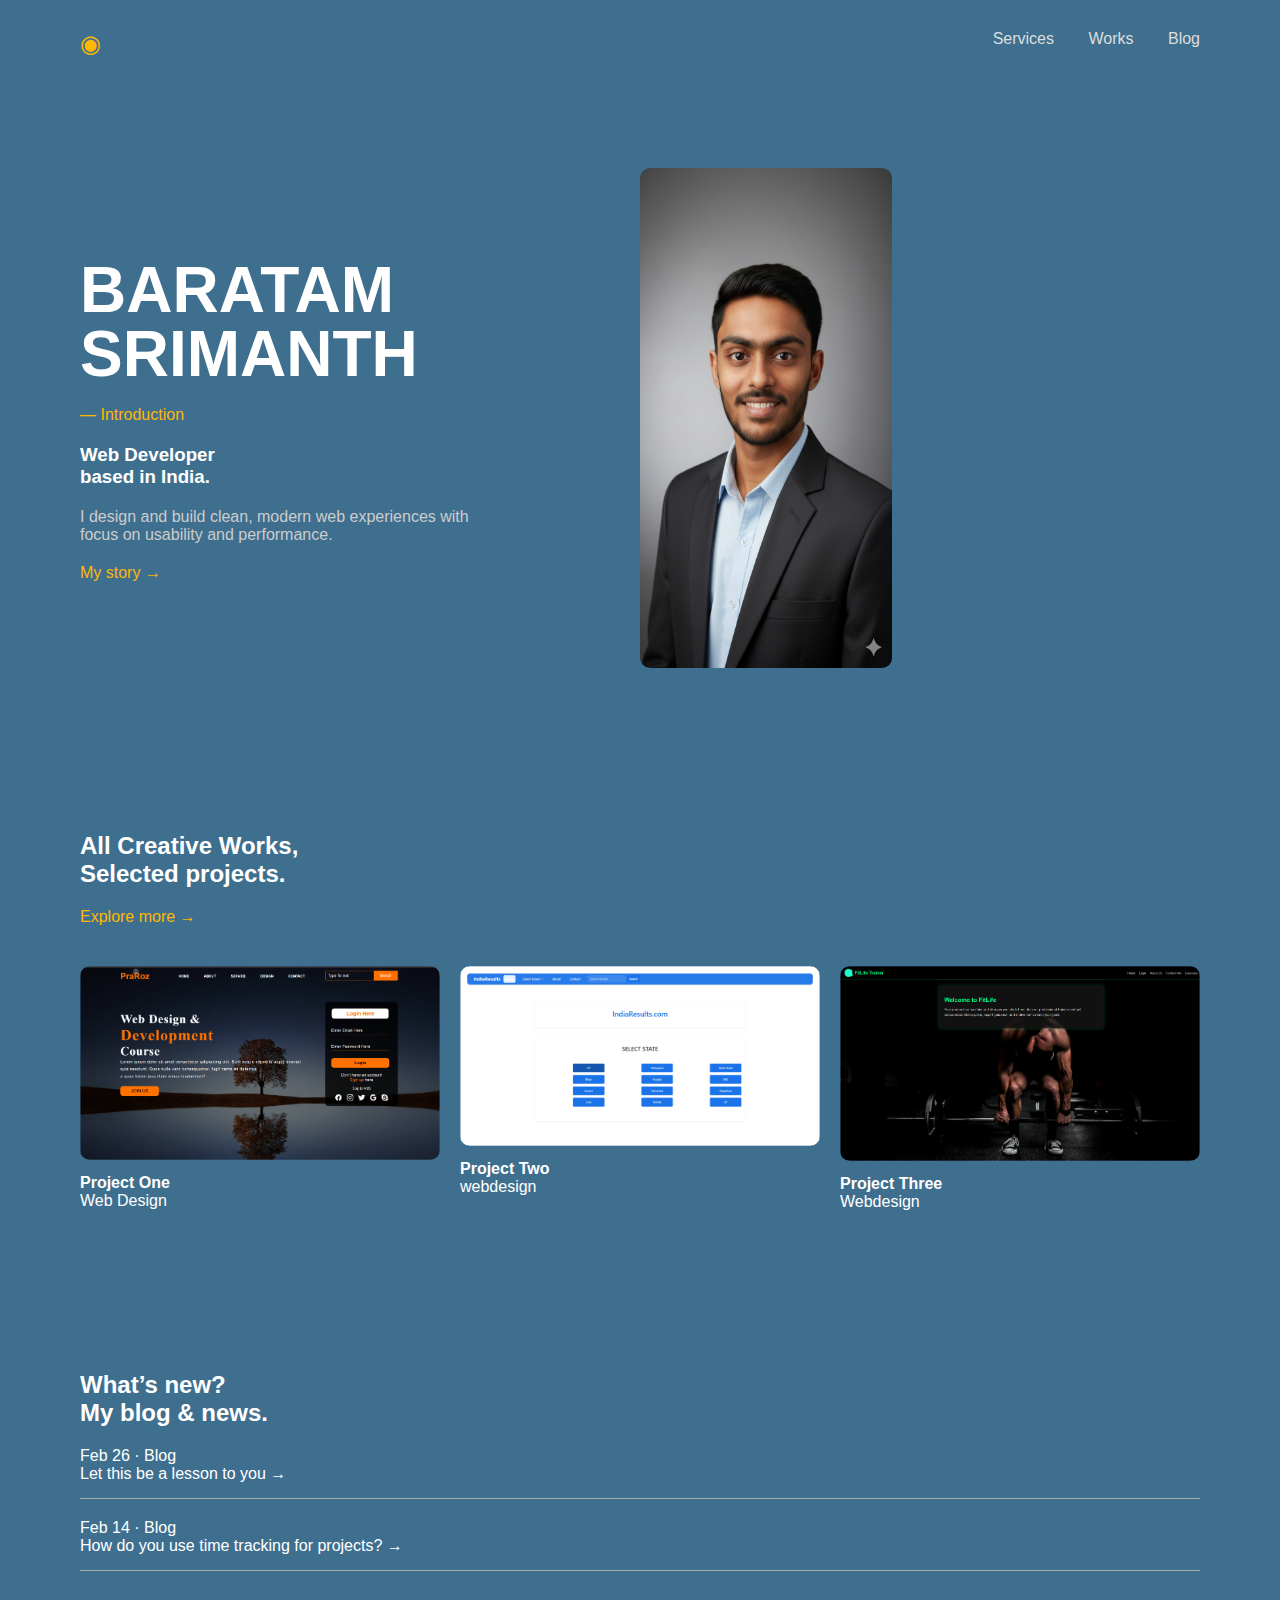
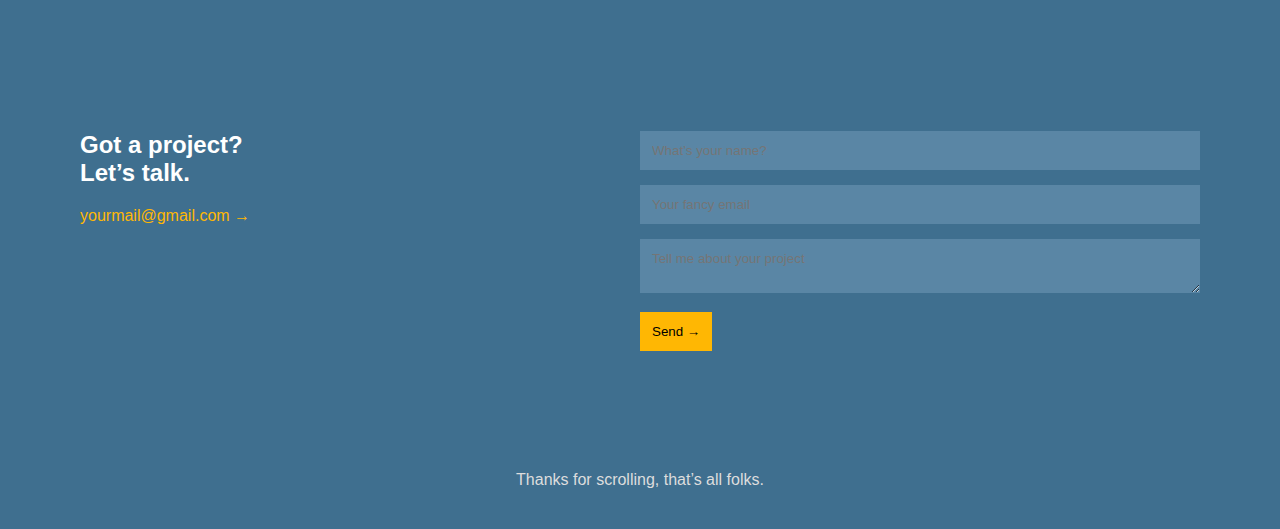
<file: TASK2/index.html>
<!DOCTYPE html>
<html lang="en">
<head>
  <meta charset="UTF-8" />
  <meta name="viewport" content="width=device-width, initial-scale=1.0"/>
  <title>BARATAM SRIMANTH – Portfolio</title>
  <link rel="stylesheet" href="style.css">
</head>
<body>

<!-- NAVBAR -->
<header class="navbar">
  <div class="logo">◉</div>
  <nav>
    <a href="#services">Services</a>
    <a href="#work">Works</a>
    <a href="#blog">Blog</a>
  </nav>
</header>

<!-- HERO -->
<section class="hero">
  <div class="hero-text">
    <h1>BARATAM<br>SRIMANTH</h1>
    <p class="intro">— Introduction</p>
    <h3>Web Developer<br>based in India.</h3>
    <p class="desc">
      I design and build clean, modern web experiences with focus on usability and performance.
    </p>
    <a href="#" class="link">My story →</a>
  </div>

  <div class="hero-img">
    <img src="Gemini_Generated_Image_oqc343oqc343oqc3.png" alt="Profile">
  </div>
</section>



<!-- WORK -->
<section class="work" id="work">
  <div class="work-text">
    <h2>All Creative Works,<br>Selected projects.</h2>
    <a href="#" class="link">Explore more →</a>
  </div>

  <div class="projects">
    <div class="project">
      <img src="Screenshot 2026-02-12 152550.png">
      <h4>Project One</h4>
      <span>Web Design</span>
    </div>
    <div class="project">
      <img src="Screenshot 2026-02-12 154435.png">
      <h4>Project Two</h4>
      <span>webdesign</span>
    </div>
    <div class="project">
      <img src="Screenshot 2026-02-12 155048.png">
      <h4>Project Three</h4>
      <span>Webdesign</span>
    </div>
  </div>
</section>

<!-- BLOG -->
<section class="blog" id="blog">
  <h2>What’s new?<br>My blog & news.</h2>

  <div class="blog-item">
    <span>Feb 26 · Blog</span>
    <p>Let this be a lesson to you →</p>
  </div>

  <div class="blog-item">
    <span>Feb 14 · Blog</span>
    <p>How do you use time tracking for projects? →</p>
  </div>
</section>

<!-- CONTACT -->
<section class="contact">
  <div class="contact-text">
    <h2>Got a project?<br>Let’s talk.</h2>
    <a href="mailto:yourmail@gmail.com" class="link">yourmail@gmail.com →</a>
  </div>

  <form class="contact-form">
    <input type="text" placeholder="What’s your name?">
    <input type="email" placeholder="Your fancy email">
    <textarea placeholder="Tell me about your project"></textarea>
    <button>Send →</button>
  </form>
</section>

<!-- FOOTER -->
<footer>
  <p>Thanks for scrolling, that’s all folks.</p>
</footer>

</body>
</html>
</file>
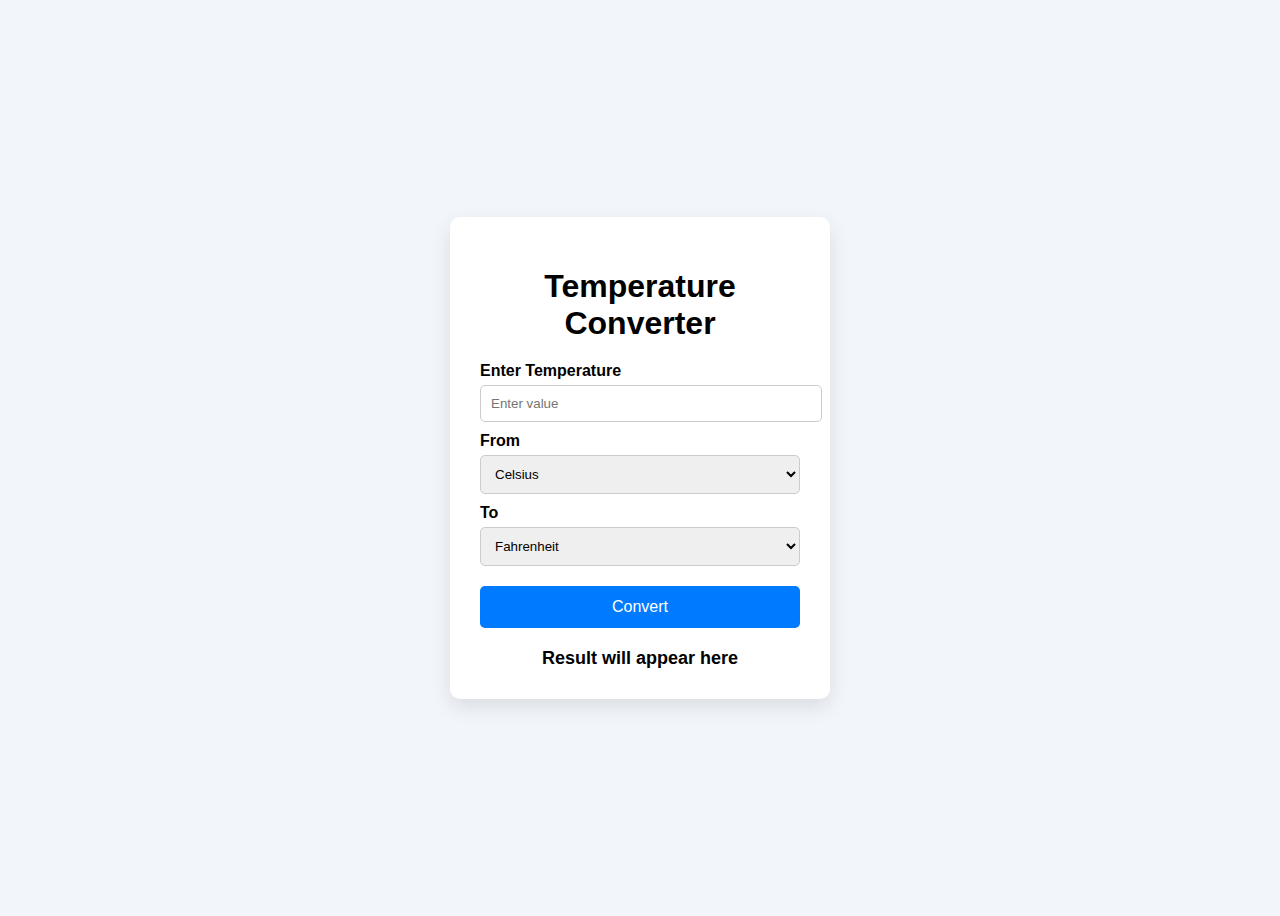
<file: TASK3/index.html>
<!DOCTYPE html>
<html lang="en">
<head>
  <meta charset="UTF-8" />
  <meta name="viewport" content="width=device-width, initial-scale=1.0" />
  <title>Temperature Converter</title>
  <link rel="stylesheet" href="style.css" />
</head>
<body>
    
  <div class="container">
    <h1>Temperature Converter</h1>

    <label>Enter Temperature</label>
    <input type="text" id="tempInput" placeholder="Enter value" />

    <label>From</label>
    <select id="fromUnit">
      <option value="celsius">Celsius</option>
      <option value="fahrenheit">Fahrenheit</option>
      <option value="kelvin">Kelvin</option>
    </select>

    <label>To</label>
    <select id="toUnit">
      <option value="fahrenheit">Fahrenheit</option>
      <option value="celsius">Celsius</option>
      <option value="kelvin">Kelvin</option>
    </select>

    <button onclick="convertTemp()">Convert</button>

    <div class="result" id="result">Result will appear here</div>
  </div>

  <script src="script.js"></script>
</body>
</html>
</file>
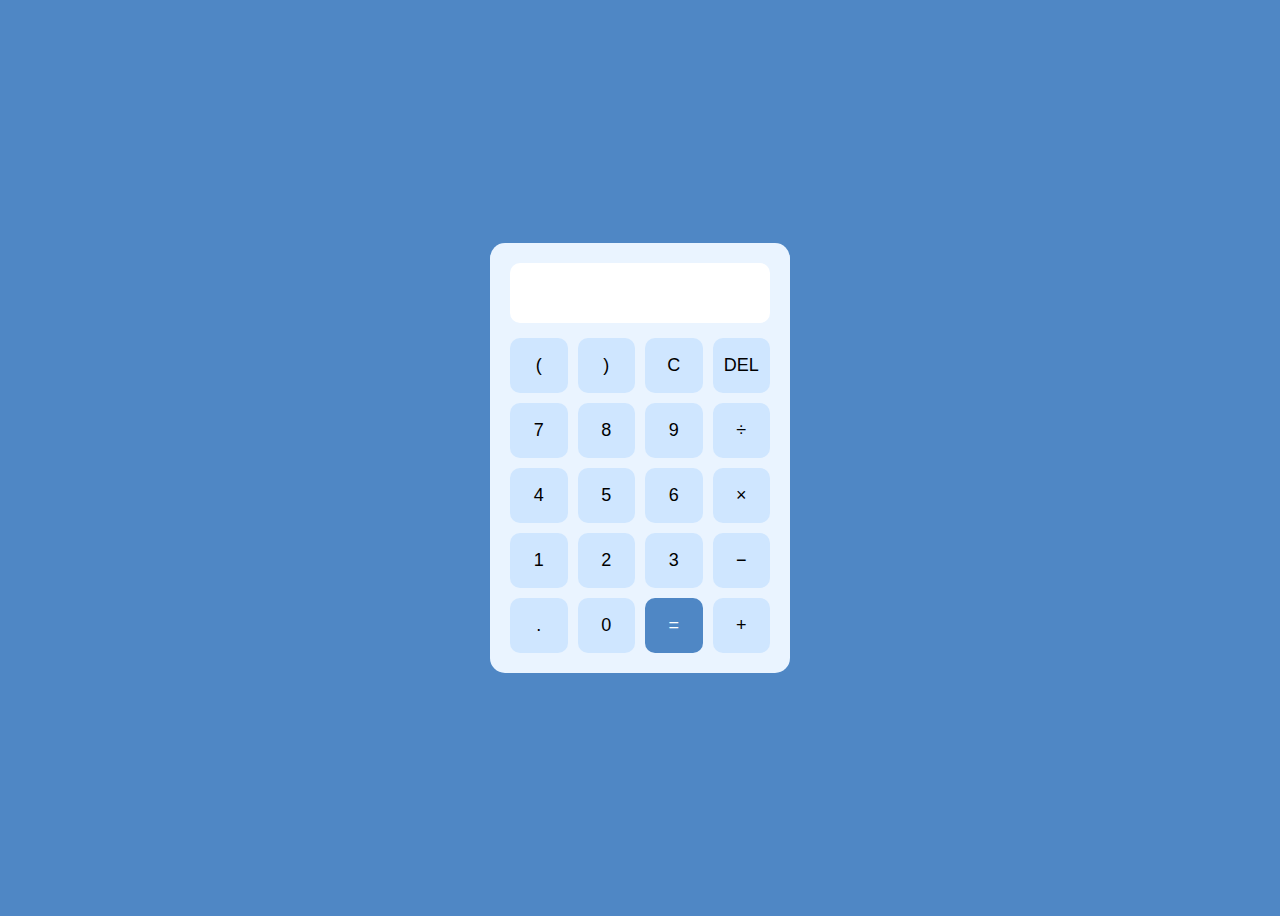
<file: TASK4/index.html>
<!DOCTYPE html>
<html lang="en">
<head>
  <meta charset="UTF-8">
  <meta name="viewport" content="width=device-width, initial-scale=1.0">
  <title>Calculator</title>
  <link rel="stylesheet" href="style.css">
</head>
<body>

  <div class="calculator">
    <div class="display">
      <input type="text" id="display" readonly>
    </div>

    <div class="buttons">
      <button onclick="append('(')">(</button>
      <button onclick="append(')')">)</button>
      <button onclick="clearDisplay()">C</button>
      <button onclick="deleteLast()">DEL</button>

      <button onclick="append('7')">7</button>
      <button onclick="append('8')">8</button>
      <button onclick="append('9')">9</button>
      <button onclick="append('/')">÷</button>

      <button onclick="append('4')">4</button>
      <button onclick="append('5')">5</button>
      <button onclick="append('6')">6</button>
      <button onclick="append('*')">×</button>

      <button onclick="append('1')">1</button>
      <button onclick="append('2')">2</button>
      <button onclick="append('3')">3</button>
      <button onclick="append('-')">−</button>

      <button onclick="append('.')">.</button>
      <button onclick="append('0')">0</button>
      <button onclick="calculate()" class="equal">=</button>
      <button onclick="append('+')">+</button>
    </div>
  </div>

  <script src="script.js"></script>
</body>
</html>
</file>
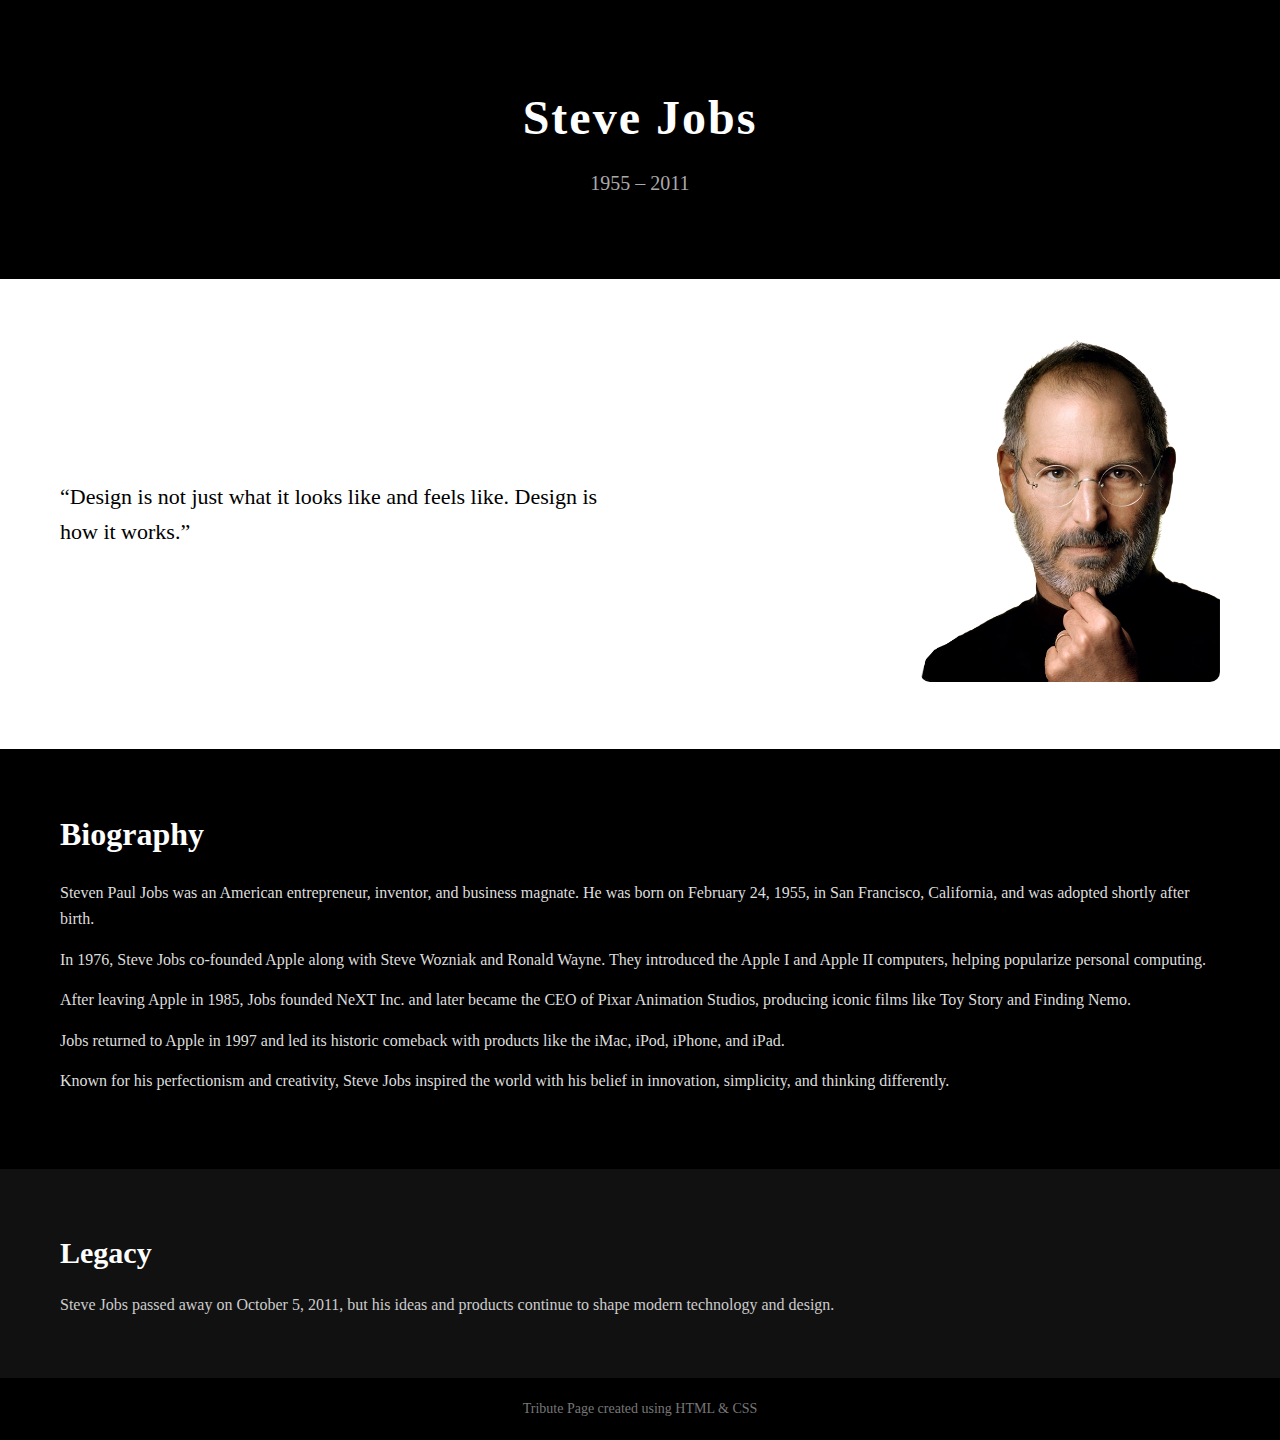
<file: TASK5/index.HTML>
<!DOCTYPE html>
<html lang="en">
<head>
  <meta charset="UTF-8">
  <title>Tribute to Steve Jobs</title>
  <link rel="stylesheet" href="style.css">
</head>
<body>

  <!-- Hero Section -->
  <section class="hero">
    <h1>Steve Jobs</h1>
    <p>1955 – 2011</p>
  </section>

  <!-- Quote Section -->
  <section class="quote">
    <div class="quote-text">
      <p>
        “Design is not just what it looks like and feels like.
        Design is how it works.”
      </p>
    </div>
    <div class="quote-image">
      <img src="Jobs_hero20110329.webp" alt="Steve Jobs">
    </div>
  </section>

  <!-- Biography Section -->
  <section class="biography">
    <h2>Biography</h2>

    <p>
      Steven Paul Jobs was an American entrepreneur, inventor, and business
      magnate. He was born on February 24, 1955, in San Francisco, California,
      and was adopted shortly after birth.
    </p>

    <p>
      In 1976, Steve Jobs co-founded Apple along with Steve Wozniak and Ronald
      Wayne. They introduced the Apple I and Apple II computers, helping
      popularize personal computing.
    </p>

    <p>
      After leaving Apple in 1985, Jobs founded NeXT Inc. and later became the
      CEO of Pixar Animation Studios, producing iconic films like Toy Story
      and Finding Nemo.
    </p>

    <p>
      Jobs returned to Apple in 1997 and led its historic comeback with products
      like the iMac, iPod, iPhone, and iPad.
    </p>

    <p>
      Known for his perfectionism and creativity, Steve Jobs inspired the world
      with his belief in innovation, simplicity, and thinking differently.
    </p>
  </section>

  <!-- Legacy Section -->
  <section class="legacy">
    <h2>Legacy</h2>
    <p>
      Steve Jobs passed away on October 5, 2011, but his ideas and products
      continue to shape modern technology and design.
    </p>
  </section>

  <!-- Footer -->
  <footer>
    <p>Tribute Page created using HTML & CSS</p>
  </footer>

</body>
</html>
</file>
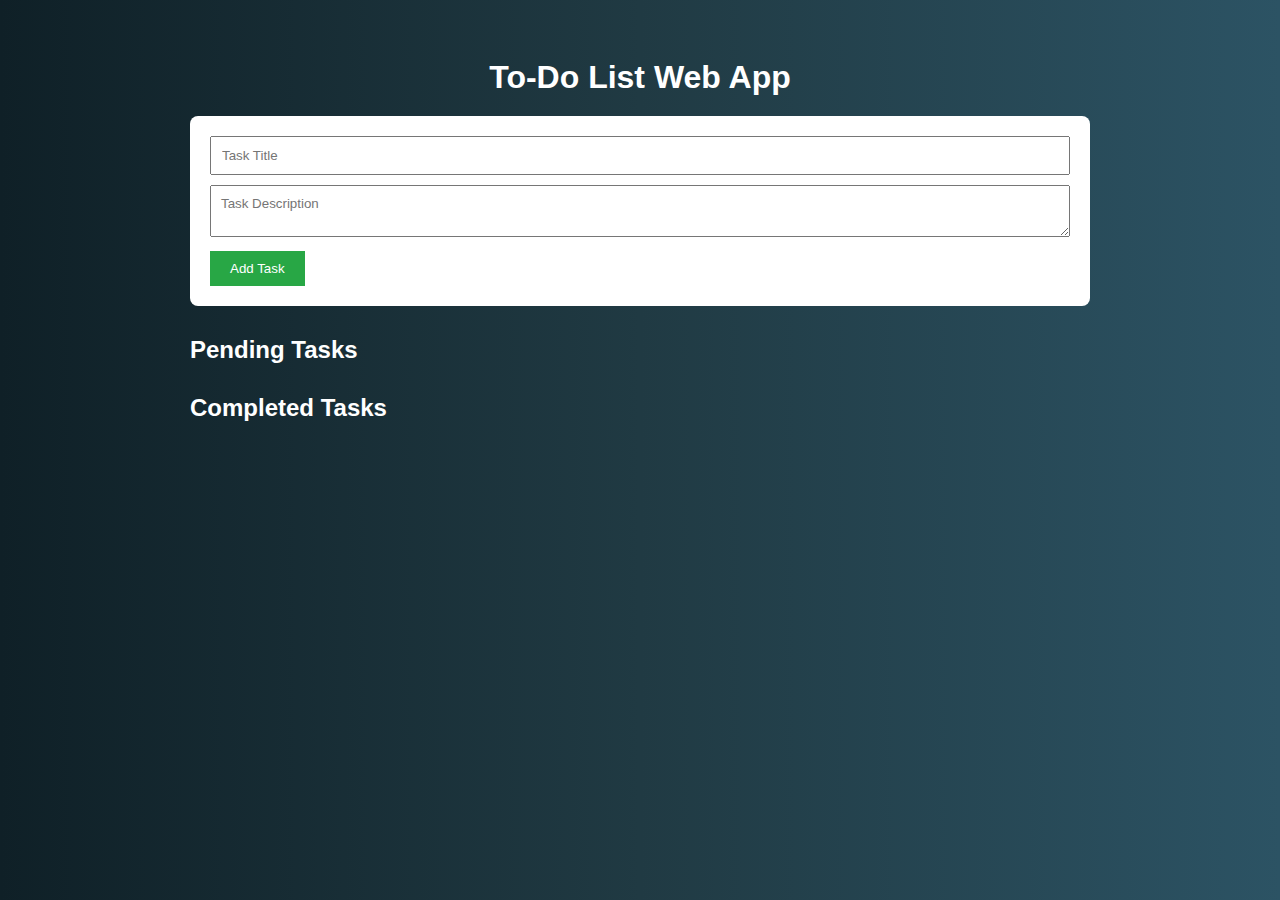
<file: TASK6/index.html>
<!DOCTYPE html>
<html lang="en">
<head>
  <meta charset="UTF-8">
  <title>To-Do List Web App</title>
  <link rel="stylesheet" href="style.css">
</head>
<body>

  <h1>To-Do List Web App</h1>

  <div class="container">
    <!-- Add Task Section -->
    <div class="add-task">
      <input type="text" id="taskTitle" placeholder="Task Title" required>
      <textarea id="taskDesc" placeholder="Task Description" required></textarea>
      <button onclick="addTask()">Add Task</button>
    </div>

    <!-- Pending Tasks -->
    <div class="task-section">
      <h2>Pending Tasks</h2>
      <ul id="pendingTasks"></ul>
    </div>

    <!-- Completed Tasks -->
    <div class="task-section">
      <h2>Completed Tasks</h2>
      <ul id="completedTasks"></ul>
    </div>
  </div>

  <script src="script.js"></script>
</body>
</html>
</file>
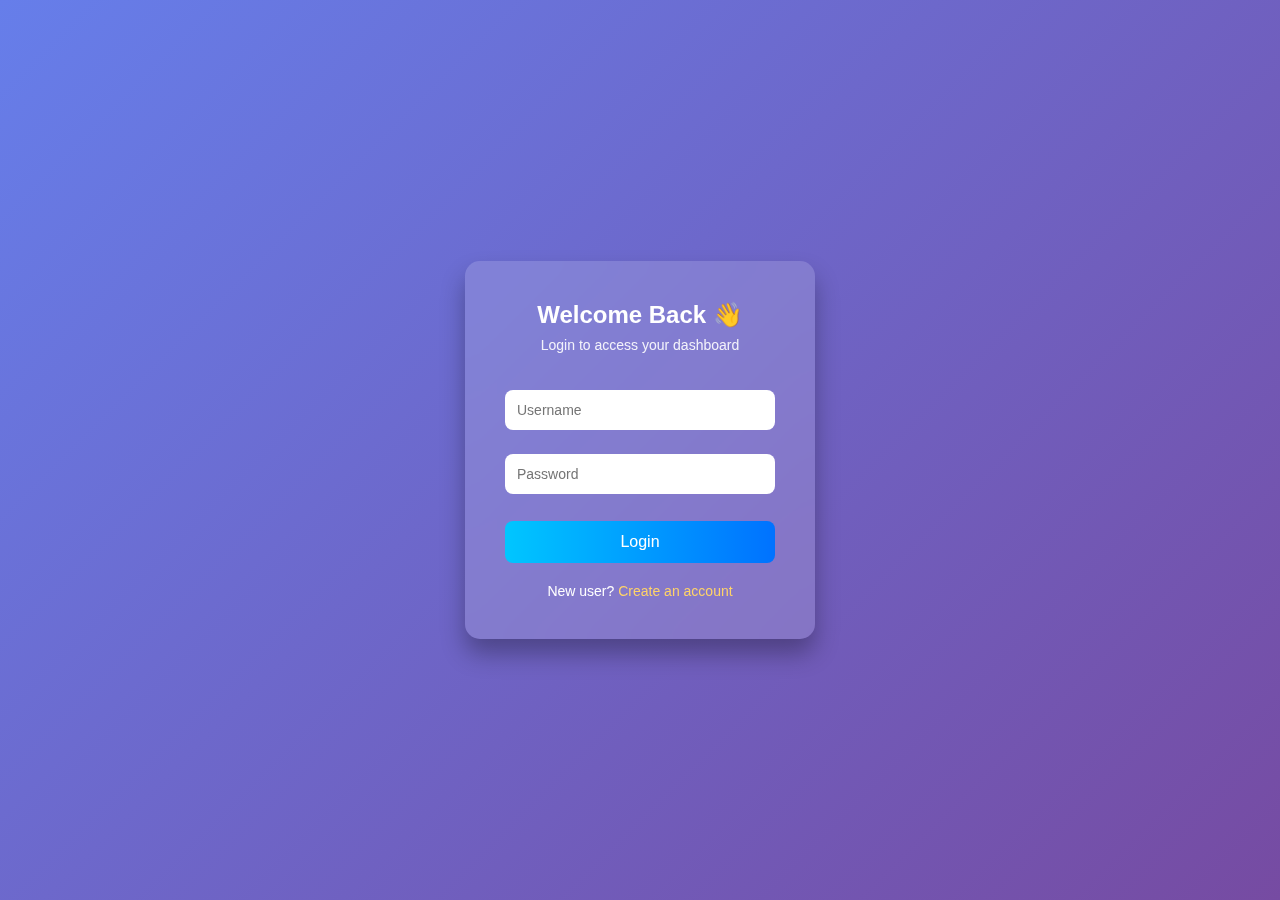
<file: task7/index.html>
<!DOCTYPE html>
<html lang="en">
<head>
  <meta charset="UTF-8">
  <title>Login</title>
  <link rel="stylesheet" href="style.css">
</head>
<body>

  <div class="login-container">
    <h2>Welcome Back 👋</h2>
    <p class="subtitle">Login to access your dashboard</p>

    <input type="text" id="loginUser" placeholder="Username">
    <input type="password" id="loginPass" placeholder="Password">

    <button onclick="login()">Login</button>

    <p class="register-link">
      New user? <a href="register.html">Create an account</a>
    </p>
  </div>

  <script src="script.js"></script>
</body>
</html>
</file>
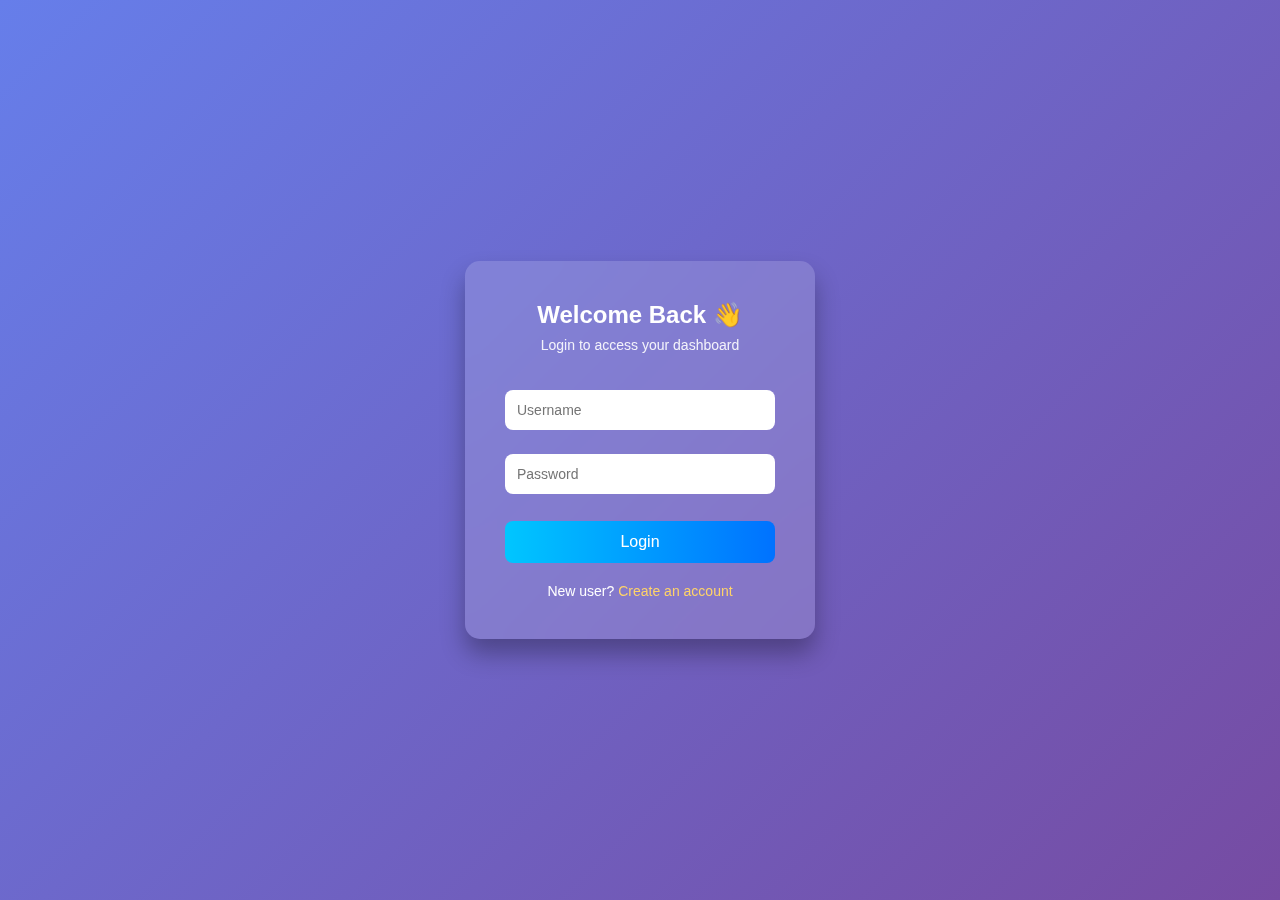
<file: task7/dashboard.html>
<!DOCTYPE html>
<html lang="en">
<head>
  <meta charset="UTF-8">
  <title>Dashboard</title>
  <link rel="stylesheet" href="style.css">
</head>
<body onload="checkAuth()">

  <div class="dashboard-container">
    <h1 id="welcomeUser">Welcome 🎉</h1>

    <p class="subtitle">You have successfully logged in</p>

    <div class="secure-box">
      🔐 This is a secured page. Only authenticated users can access it.
    </div>

    <button class="logout-btn" onclick="logout()">Logout</button>
  </div>

  <script src="script.js"></script>
</body>
</html>
</file>
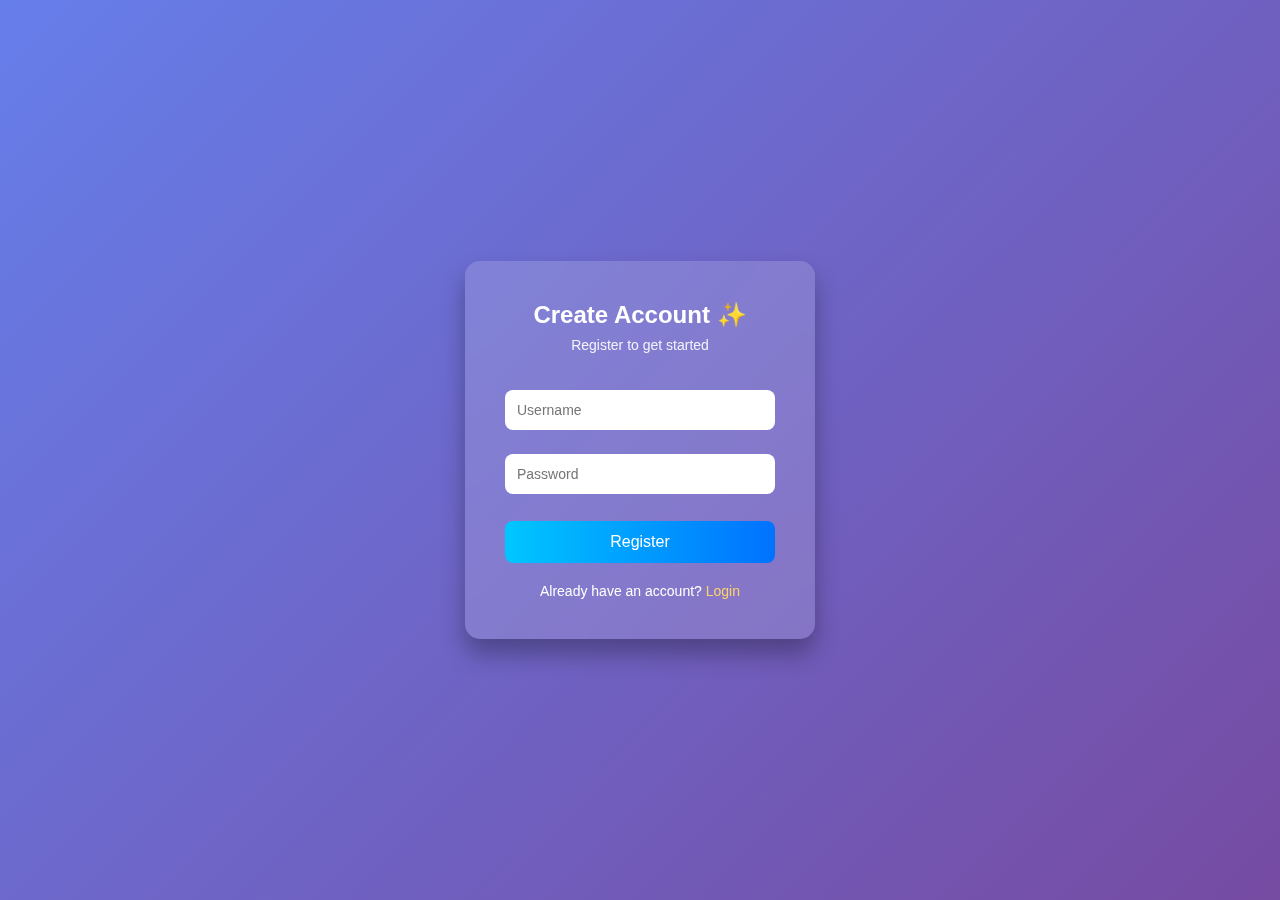
<file: task7/register.html>
<!DOCTYPE html>
<html lang="en">
<head>
  <meta charset="UTF-8">
  <title>Register</title>
  <link rel="stylesheet" href="style.css">
</head>
<body>

  <div class="login-container">
    <h2>Create Account ✨</h2>
    <p class="subtitle">Register to get started</p>

    <input type="text" id="regUser" placeholder="Username">
    <input type="password" id="regPass" placeholder="Password">

    <button onclick="register()">Register</button>

    <p class="register-link">
      Already have an account? <a href="index.html">Login</a>
    </p>
  </div>

  <script src="script.js"></script>
</body>
</html>
</file>
<file: TASK2/style.css>
* {
  margin: 0;
  padding: 0;
  box-sizing: border-box;
  font-family: 'Segoe UI', sans-serif;
}

body {
  background: #3f6f8f;
  color: #fff;
}

/* NAVBAR */
.navbar {
  display: flex;
  justify-content: space-between;
  padding: 30px 80px;
}

.navbar a {
  color: #ddd;
  margin-left: 30px;
  text-decoration: none;
}

.logo {
  font-size: 24px;
  color: #ffb703;
}

/* HERO */
.hero {
  display: grid;
  grid-template-columns: 1fr 1fr;
  padding: 80px;
  align-items: center;
}

.hero-text h1 {
  font-size: 64px;
  line-height: 1;
}

.intro {
  margin: 20px 0;
  color: #ffb703;
}

.hero-text h3 {
  margin-bottom: 20px;
}

.desc {
  max-width: 400px;
  color: #ccc;
}

.link {
  display: inline-block;
  margin-top: 20px;
  color: #ffb703;
  text-decoration: none;
}

.hero-img img {
  height: 500px;
  width: 45%;
  border-radius: 10px;
}

/* SERVICES */
.services {
  display: grid;
  grid-template-columns: repeat(3, 1fr);
  padding: 80px;
  gap: 20px;
}

.service-card {
  background: #5a86a5;
  padding: 40px;
  border-radius: 10px;
}

.highlight {
  background: #ffb703;
  color: #000;
}

/* WORK */
.work {
  padding: 80px;
}

.projects {
  display: grid;
  grid-template-columns: repeat(3, 1fr);
  gap: 20px;
  margin-top: 40px;
}

.project img {
  width: 100%;
  border-radius: 10px;
}

.project h4 {
  margin-top: 10px;
}

/* BLOG */
.blog {
  padding: 80px;
}

.blog-item {
  margin-top: 20px;
  padding-bottom: 15px;
  border-bottom: 1px solid #aaa;
}

/* CONTACT */
.contact {
  display: grid;
  grid-template-columns: 1fr 1fr;
  padding: 80px;
}

.contact-form input,
.contact-form textarea {
  width: 100%;
  margin-bottom: 15px;
  padding: 12px;
  background: #5a86a5;
  border: none;
  color: #fff;
}

.contact-form button {
  padding: 12px;
  background: #ffb703;
  border: none;
  cursor: pointer;
}

/* FOOTER */
footer {
  text-align: center;
  padding: 40px;
  color: #ddd;
}
</file>
<file: TASK3/style.css>
body {
  font-family: Arial, sans-serif;
  background: #f2f5f9;
  display: flex;
  justify-content: center;
  align-items: center;
  height: 100vh;
}

.container {
  background: #ffffff;
  padding: 30px;
  border-radius: 10px;
  width: 320px;
  box-shadow: 0 8px 20px rgba(0,0,0,0.1);
}

h1 {
  text-align: center;
  margin-bottom: 20px;
}

label {
  margin-top: 10px;
  display: block;
  font-weight: bold;
}

input, select {
  width: 100%;
  padding: 10px;
  margin-top: 5px;
  border-radius: 5px;
  border: 1px solid #ccc;
}

button {
  width: 100%;
  padding: 12px;
  margin-top: 20px;
  background: #007bff;
  color: white;
  border: none;
  border-radius: 5px;
  font-size: 16px;
  cursor: pointer;
}

button:hover {
  background: #0056b3;
}

.result {
  margin-top: 20px;
  text-align: center;
  font-size: 18px;
  font-weight: bold;
}
</file>
<file: TASK4/style.css>
* {
  box-sizing: border-box;
  font-family: Arial, sans-serif;
}

body {
  background: #4f87c5;
  display: flex;
  justify-content: center;
  align-items: center;
  height: 100vh;
}

.calculator {
  background: #eaf4ff;
  padding: 20px;
  border-radius: 15px;
  width: 300px;
}

.display input {
  width: 100%;
  height: 60px;
  font-size: 24px;
  text-align: right;
  padding: 10px;
  border-radius: 10px;
  border: none;
  margin-bottom: 15px;
}

.buttons {
  display: grid;
  grid-template-columns: repeat(4, 1fr);
  gap: 10px;
}

button {
  height: 55px;
  font-size: 18px;
  border: none;
  border-radius: 10px;
  cursor: pointer;
  background: #cfe6ff;
}

button:hover {
  background: #b3d8ff;
}

.equal {
  background: #4f87c5;
  color: white;
}

.equal:hover {
  background: #3b6ea5;
}
</file>
<file: TASK5/style.css>
* {
  margin: 0;
  padding: 0;
  box-sizing: border-box;
  font-family: "Georgia", serif;
}

body {
  background-color: #000;
  color: #fff;
  line-height: 1.6;
}

/* Hero Section */
.hero {
  text-align: center;
  padding: 80px 20px;
}

.hero h1 {
  font-size: 48px;
  letter-spacing: 2px;
}

.hero p {
  font-size: 20px;
  margin-top: 10px;
  color: #aaa;
}

/* Quote Section */
.quote {
  background: #fff;
  color: #000;
  display: flex;
  align-items: center;
  justify-content: space-between;
  padding: 60px;
  flex-wrap: wrap;
}

.quote-text {
  max-width: 50%;
  font-size: 22px;
}

.quote-image img {
  max-width: 300px;
  border-radius: 10px;
}

/* Biography */
.biography {
  padding: 60px;
}

.biography h2 {
  font-size: 32px;
  margin-bottom: 20px;
}

.biography p {
  margin-bottom: 15px;
  color: #ddd;
}

/* Legacy */
.legacy {
  padding: 60px;
  background: #111;
}

.legacy h2 {
  font-size: 30px;
  margin-bottom: 15px;
}

.legacy p {
  color: #ccc;
}

/* Footer */
footer {
  text-align: center;
  padding: 20px;
  background: #000;
  font-size: 14px;
  color: #777;
}

/* Responsive */
@media (max-width: 768px) {
  .quote {
    flex-direction: column;
    text-align: center;
  }

  .quote-text {
    max-width: 100%;
    margin-bottom: 20px;
  }
}
</file>
<file: TASK6/style.css>
* {
  box-sizing: border-box;
  font-family: Arial, sans-serif;
}

body {
  background: linear-gradient(to right, #0f2027, #203a43, #2c5364);
  color: #fff;
  padding: 30px;
}

h1 {
  text-align: center;
  margin-bottom: 20px;
}

.container {
  max-width: 900px;
  margin: auto;
}

.add-task {
  background: #ffffff;
  padding: 20px;
  border-radius: 8px;
  color: #000;
  margin-bottom: 30px;
}

.add-task input,
.add-task textarea {
  width: 100%;
  padding: 10px;
  margin-bottom: 10px;
}

.add-task button {
  background: #28a745;
  color: #fff;
  border: none;
  padding: 10px 20px;
  cursor: pointer;
}

.task-section {
  margin-bottom: 30px;
}

.task-section h2 {
  margin-bottom: 10px;
}

ul {
  list-style: none;
  padding: 0;
}

li {
  background: #fff;
  color: #000;
  padding: 15px;
  border-radius: 6px;
  margin-bottom: 10px;
}

.task-actions button {
  margin-right: 5px;
  padding: 5px 10px;
  border: none;
  cursor: pointer;
}

.complete {
  background: #007bff;
  color: white;
}

.edit {
  background: #ffc107;
}

.delete {
  background: #dc3545;
  color: white;
}

.time {
  font-size: 12px;
  color: gray;
  margin-top: 5px;
}
</file>
<file: task7/style.css>
* {
  margin: 0;
  padding: 0;
  box-sizing: border-box;
  font-family: "Poppins", sans-serif;
}

/* ---------- BODY ---------- */
body {
  height: 100vh;
  background: linear-gradient(135deg, #667eea, #764ba2);
  display: flex;
  justify-content: center;
  align-items: center;
}

/* ---------- LOGIN / REGISTER CONTAINER ---------- */
.login-container {
  background: rgba(255, 255, 255, 0.15);
  backdrop-filter: blur(12px);
  padding: 40px;
  width: 350px;
  border-radius: 15px;
  box-shadow: 0 15px 25px rgba(0, 0, 0, 0.3);
  text-align: center;
  color: #fff;
}

.login-container h2 {
  margin-bottom: 8px;
}

.subtitle {
  font-size: 14px;
  margin-bottom: 25px;
  opacity: 0.9;
}

.login-container input {
  width: 100%;
  padding: 12px;
  margin: 12px 0;
  border: none;
  outline: none;
  border-radius: 8px;
  font-size: 14px;
}

/* ---------- BUTTON ---------- */
.login-container button {
  width: 100%;
  padding: 12px;
  margin-top: 15px;
  border: none;
  border-radius: 8px;
  background: linear-gradient(to right, #00c6ff, #0072ff);
  color: #fff;
  font-size: 16px;
  cursor: pointer;
  transition: 0.3s ease;
}

.login-container button:hover {
  transform: translateY(-2px);
  box-shadow: 0 8px 15px rgba(0, 0, 0, 0.3);
}

/* ---------- REGISTER / LOGIN LINK ---------- */
.register-link {
  margin-top: 20px;
  font-size: 14px;
}

.register-link a {
  color: #ffd369;
  text-decoration: none;
  font-weight: 500;
}

.register-link a:hover {
  text-decoration: underline;
}

/* ---------- DASHBOARD ---------- */
.dashboard-container {
  background: rgba(255, 255, 255, 0.15);
  backdrop-filter: blur(12px);
  padding: 50px;
  width: 400px;
  border-radius: 15px;
  box-shadow: 0 15px 25px rgba(0, 0, 0, 0.3);
  text-align: center;
  color: #fff;
}

.secure-box {
  background: rgba(0, 0, 0, 0.25);
  padding: 15px;
  border-radius: 10px;
  margin: 25px 0;
  font-size: 14px;
}

/* ---------- LOGOUT BUTTON ---------- */
.logout-btn {
  padding: 12px 30px;
  border: none;
  border-radius: 8px;
  background: linear-gradient(to right, #ff416c, #ff4b2b);
  color: #fff;
  font-size: 15px;
  cursor: pointer;
  transition: 0.3s ease;
}

.logout-btn:hover {
  transform: translateY(-2px);
  box-shadow: 0 8px 15px rgba(0, 0, 0, 0.3);
}
</file>
